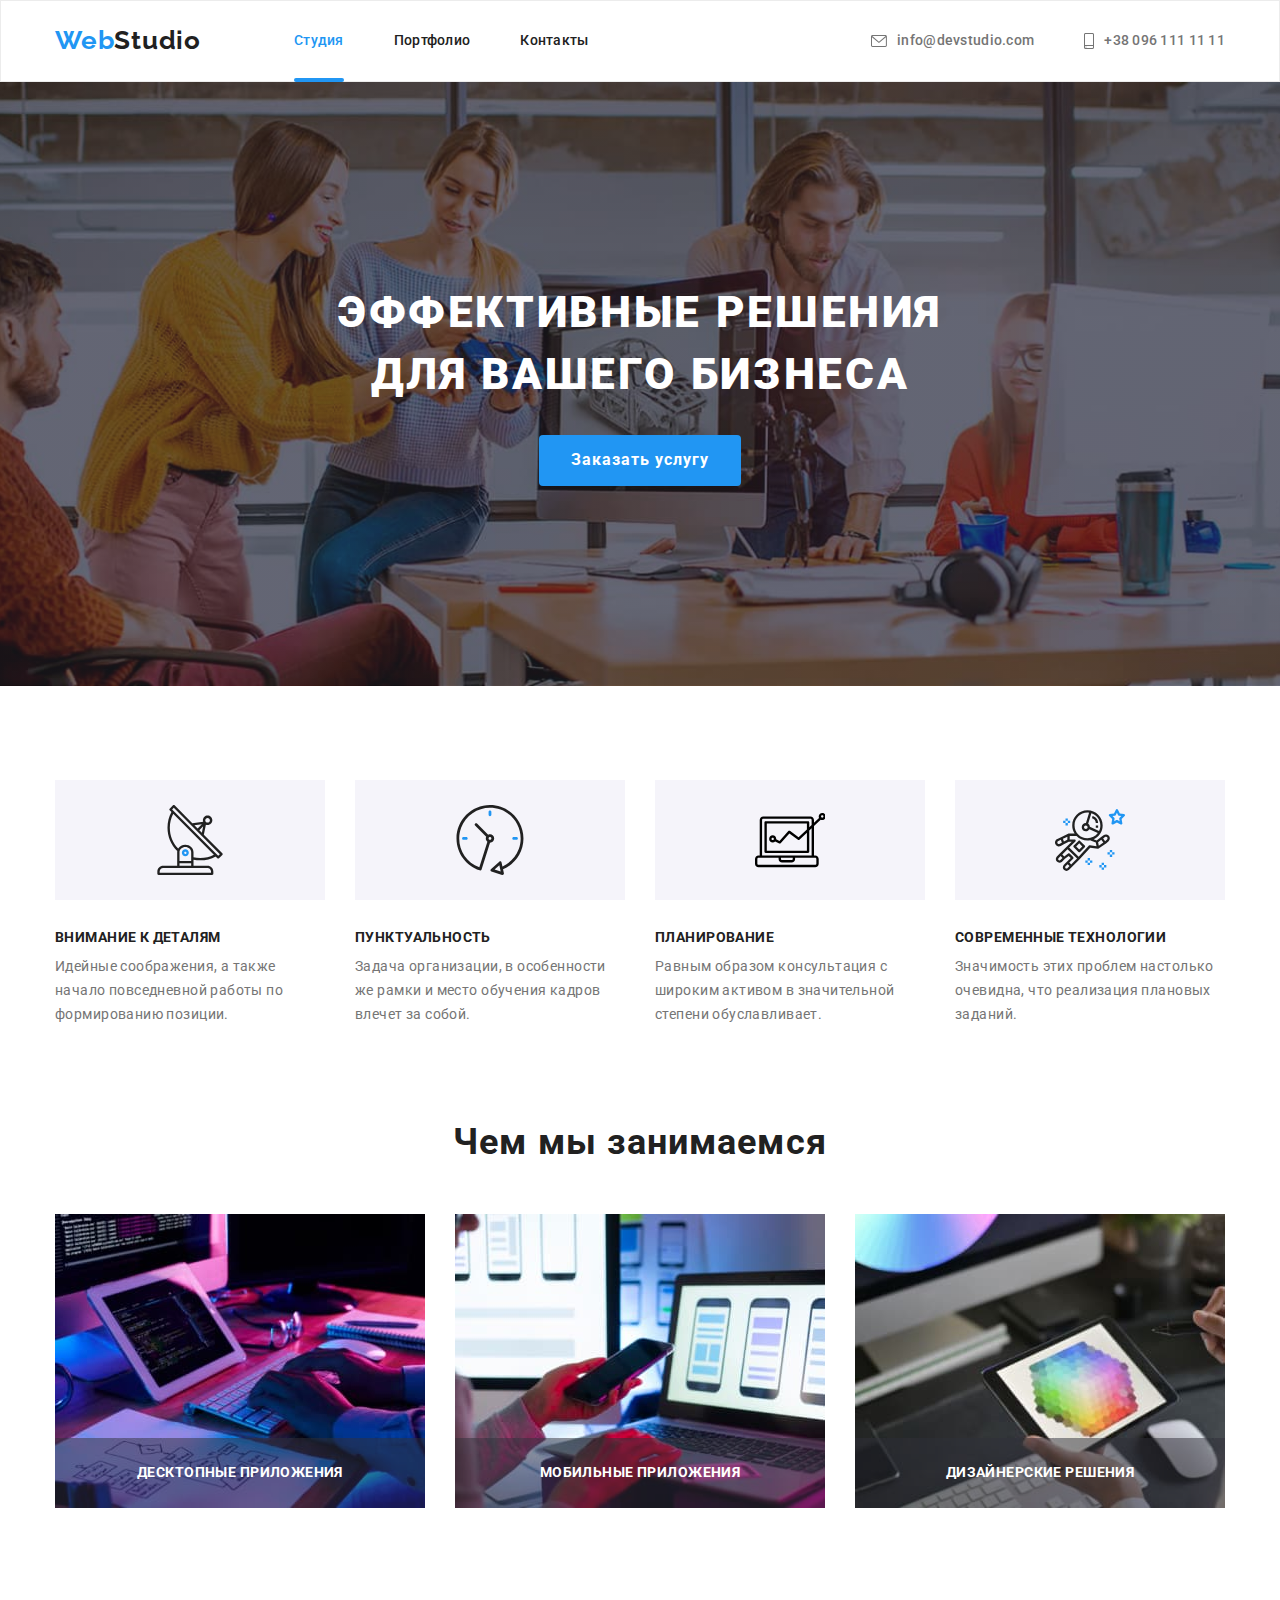
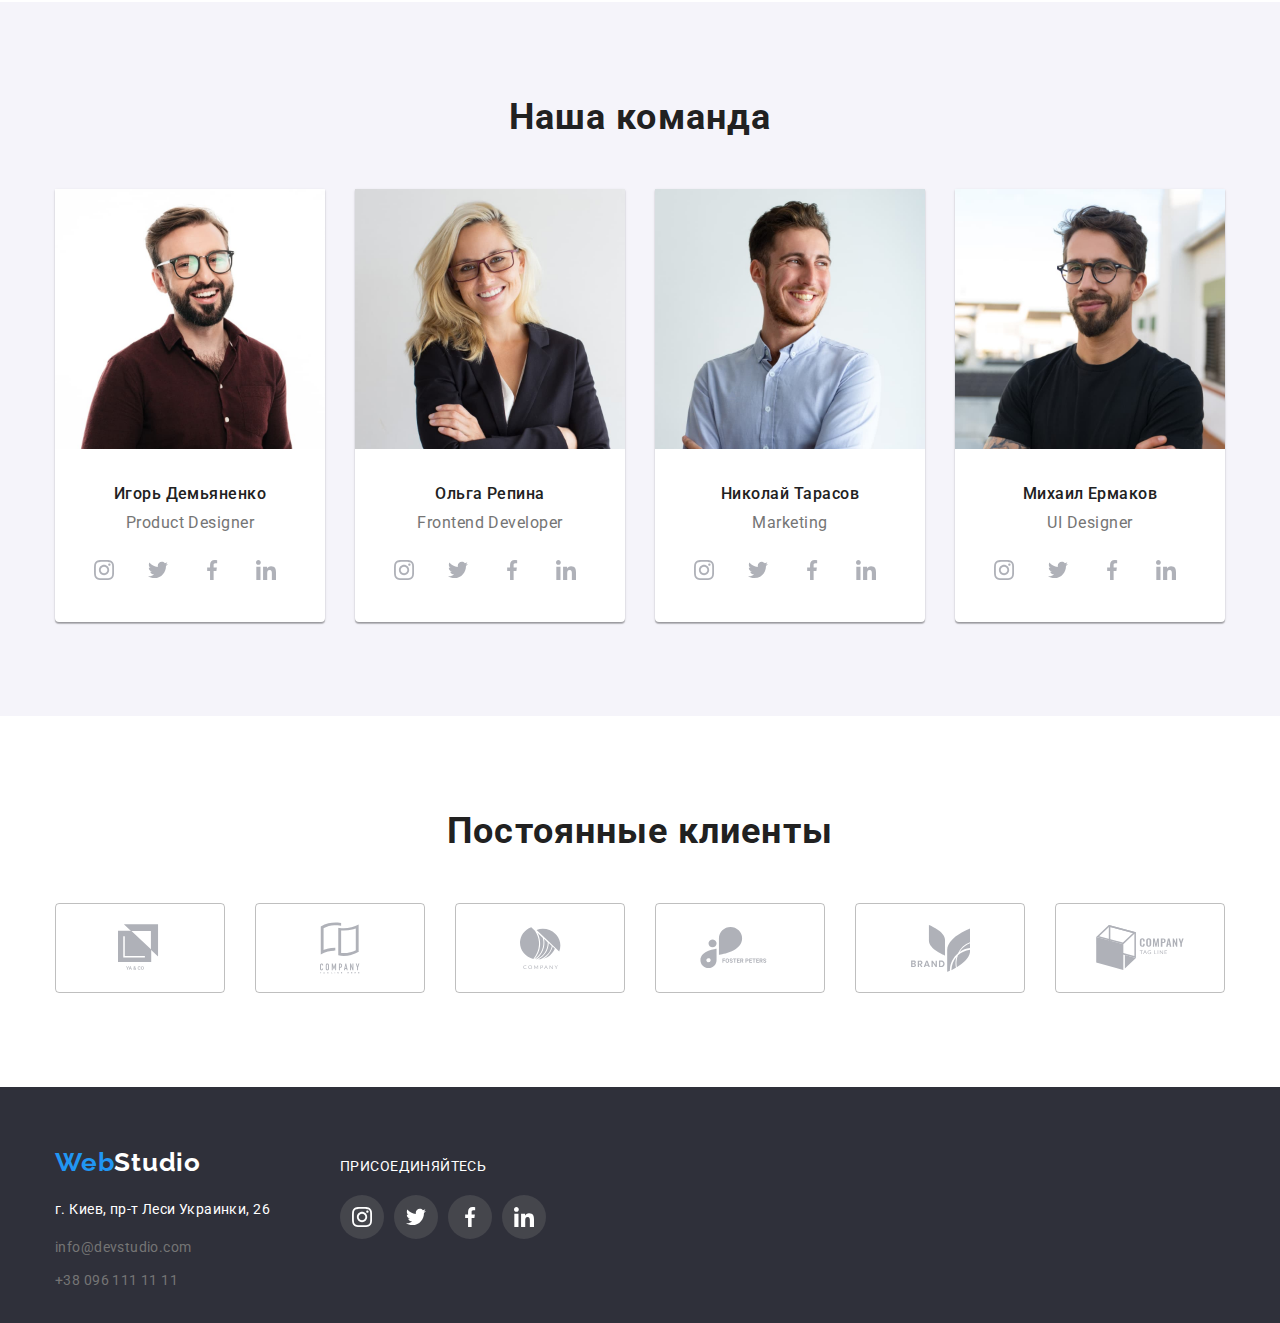
<file: index.html>
<!DOCTYPE html>
<html lang="ru">
<head>
    <meta charset="UTF-8">
    <meta name="viewport" content="width=device-width, initial-scale=1.0">
    <title>WebStudio</title>
    
    <link rel="preconnect" href="https://fonts.gstatic.com">
    <link href="https://fonts.googleapis.com/css2?family=Raleway:wght@700&family=Roboto:wght@400;500;700;900&display=swap"
        rel="stylesheet">
    <link rel="stylesheet" href="./css/modern-normalize.css">
    <link rel="stylesheet" href="./css/common.css">
    <link rel="stylesheet" href="./css/main.css">
</head>
<body>
    <!--навигация-->
    <header class="header">
        <div class="container main-nav">
            <nav class="main-nav">
                <a href="./index.html" class="logo"><span>Web</span>Studio</a>
    
                <ul class="site-nav ">
                    <li class="item"><a href="./index.html" class="link current">Студия</a></li>
                    <li class="item"><a href="./portfolio.html" class="link">Портфолио</a></li>
                    <li class="item"><a href="#" class="link">Контакты</a></li>
                </ul>
            </nav>
            <ul class="auth-nav ">
                <li class="item">
                    <svg class="icon" width="16" height="12"><use href="./img/symbol-defs.svg#envelope"></use></svg>
                    <a href="mailto:info@devstudio.com" class="link">info@devstudio.com</a>
                </li>
                <li class="item">
                    <svg class="icon" width="10" height="16"><use href="./img/symbol-defs.svg#smartphone"></use></svg>
                    <a href="tel:+380961111111" class="link">+38 096 111 11 11</a>
                </li>
            </ul>
        </div>
    </header>
    <main>
        <!--Герой-->
        <section class="hero">

            <div class="container">
                <h1 class="hero-title">Эффективные решения <br /> для вашего бизнеса</h1>
                <button data-modal-open class="hero-link" type="button">Заказать услугу</button> 
            </div>

        </section>
            <!--преимущества-->
        <section class="section">
            <!--h2 скроем в css-->
           <div class="container">
                <h2 class="visually-hidden">Преимущества</h2>
                <ul class="benefits" >
                    <li class="item">
                        <div class="benefits-icon"><svg class="icon" width="70" height="70"><use href="./img/symbol-defs.svg#antenna"></use></svg></div>
                        <h3 class="section-title">Внимание к деталям</h3>
                        <p class="section-text">Идейные соображения, а также начало повседневной работы по формированию позиции.</p>
                    </li>
                    <li class="item">
                        <div class="benefits-icon"> <svg class="icon" width="70" height="70"><use href="./img/symbol-defs.svg#clock"></use></svg></div>
                        <h3 class="section-title">Пунктуальность</h3>
                        <p class="section-text">Задача организации, в особенности же рамки и место обучения кадров влечет за собой.</p>
                    </li>
                    <li class="item">
                        <div class="benefits-icon"> <svg class="icon" width="70" height="70"><use href="./img/symbol-defs.svg#Vector"></use></svg></div>
                        <h3 class="section-title">Планирование</h3>
                        <p class="section-text">Равным образом консультация с широким активом в значительной степени обуславливает.</p>
                    </li>
                    <li class="item">
                        <div class="benefits-icon"><svg class="icon" width="70" height="70"><use href="./img/symbol-defs.svg#astronaut"></use></svg></div>
                        <h3 class="section-title">Современные технологии</h3>
                        <p class="section-text">Значимость этих проблем настолько очевидна, что реализация плановых заданий.</p>
                    </li>
                    
                </ul>
           </div>
        </section>
        <!--чем мы занимаемся-->
        <section class="section">
          <div class="container">
                <h2 class="central-title">Чем мы занимаемся</h2>
                <ul class=" list-img">

                    <li class="item-img">
                     <a class="link" href="/"><img src="./img/box1.jpg" width="370" alt="человек работает на компьюторе "></a>
                     <p class="label">Десктопные приложения</p>
                    </li>

                    <li class="item-img">
                      <a class="link" href="/"><img src="./img/box2.jpg" width="370" alt="телефон в руках и экран ноутбука "></a>
                      <p class="label">Мобильные приложения</p>
                    </li>

                    <li class="item-img">
                        <a class="link" href="/"><img src="./img/box3.jpg" width="370"  alt="в руках планшет с графическим изображением на экране"></a>
                        <p class="label">Дизайнерские решения</p>
                    </li>
                                
                </ul>
          </div>
        </section>
        <!--наша команда-->
        <section class="section command">
           <div class="container">
                <h2 class="central-title">Наша команда</h2>
                <ul class="list-command">
                    <li class="item">
                        <img src="./img/img(1).jpg" width="270" alt="Игорь">
                        <h3 class="command-title">Игорь Демьяненко</h3>
                        <p class="command-text">Product Designer</p>
                        <ul class="command-icon">
                            <li class="link-item"><a class="link" href="#"><svg class="icon" width="20" height="20"><use href="./img/symbol-defs.svg#instagram"></use></svg></a></li>
                            <li class="link-item"><a class="link" href="#"><svg class="icon" width="20" height="20"><use href="./img/symbol-defs.svg#twitter"></use></svg></a></li>
                            <li class="link-item"><a class="link" href="#"><svg class="icon" width="20" height="20"><use href="./img/symbol-defs.svg#facebook"></use></svg></a></li>
                            <li class="link-item"><a class="link" href="#"><svg class="icon" width="20" height="20"><use href="./img/symbol-defs.svg#linkedin"></use></svg></a></li>
                        </ul>
                
                    </li>
                    <li class="item">
                        <img src="./img/img(2).jpg" width="270" alt="Ольга">
                        <h3 class="command-title">Ольга Репина</h3>
                        <p class="command-text">Frontend Developer</p>
                        <ul class="command-icon">
                            <li class="link-item"><a class="link" href="#"><svg class="icon" width="20" height="20"><use href="./img/symbol-defs.svg#instagram"></use></svg></a></li>
                            <li class="link-item"><a class="link" href="#"><svg class="icon" width="20" height="20"><use href="./img/symbol-defs.svg#twitter"></use></svg></a></li>
                            <li class="link-item"><a class="link" href="#"><svg class="icon" width="20" height="20"><use href="./img/symbol-defs.svg#facebook"></use></svg></a></li>
                            <li class="link-item"><a class="link" href="#"><svg class="icon" width="20" height="20"><use href="./img/symbol-defs.svg#linkedin"></use></svg></a></li>
                        </ul>
                
                    </li>
                    <li class="item">
                        <img src="./img/img(3).jpg" width="270" alt="Николай">
                        <h3 class="command-title">Николай Тарасов</h3>
                        <p class="command-text">Marketing</p>
                        <ul class="command-icon">
                            <li class="link-item"><a class="link" href="#"><svg class="icon" width="20" height="20"><use href="./img/symbol-defs.svg#instagram"></use></svg></a></li>
                            <li class="link-item"><a class="link" href="#"><svg class="icon" width="20" height="20"><use href="./img/symbol-defs.svg#twitter"></use></svg></a></li>
                            <li class="link-item"><a class="link" href="#"><svg class="icon" width="20" height="20"><use href="./img/symbol-defs.svg#facebook"></use></svg></a></li>
                            <li class="link-item"><a class="link" href="#"><svg class="icon" width="20" height="20"><use href="./img/symbol-defs.svg#linkedin"></use></svg></a></li>
                        </ul>
                
                    </li>
                    <li class="item">
                        <img src="./img/img(4).jpg" width="270" alt="Михаил">
                        <h3 class="command-title">Михаил Ермаков</h3>
                        <p class="command-text">UI Designer</p>
                        <ul class="command-icon">
                            <li class="link-item"><a class="link" href="#"><svg class="icon" width="20" height="20"><use href="./img/symbol-defs.svg#instagram"></use></svg></a></li>
                            <li class="link-item"><a class="link" href="#"><svg class="icon" width="20" height="20"><use href="./img/symbol-defs.svg#twitter"></use></svg></a></li>
                            <li class="link-item"><a class="link" href="#"><svg class="icon" width="20" height="20"><use href="./img/symbol-defs.svg#facebook"></use></svg></a></li>
                            <li class="link-item"><a class="link" href="#"><svg class="icon" width="20" height="20"><use href="./img/symbol-defs.svg#linkedin"></use></svg></a></li>
                        </ul>
                
                    </li>
                
                
                </ul>
           </div>
        </section>

        <section class="section">
            <div class="container">
                <h2 class="central-title">Постоянные клиенты</h2>
                <ul class="client-list">
                    <li class="list"><a class="client-icon" href="#"><svg class="icon" width="44.27" height="49.23"><use href="./img/symbol-defs.svg#logo1"></use></svg></a></li>
                    <li class="list"><a class="client-icon" href="#"><svg class="icon" width="40" height="52"><use href="./img/symbol-defs.svg#logo2"></use></svg></a></li>
                    <li class="list"><a class="client-icon" href="#"><svg class="icon" width="41" height="42.6"><use href="./img/symbol-defs.svg#logo3"></use></svg></a></li>
                    <li class="list"><a class="client-icon" href="#"><svg class="icon" width="79.66" height="42.02"><use href="./img/symbol-defs.svg#logo4"></use></svg></a></li>
                    <li class="list"><a class="client-icon" href="#"><svg class="icon" width="59" height="47"><use href="./img/symbol-defs.svg#logo5"></use></svg></a></li>
                    <li class="list"><a class="client-icon" href="#"><svg class="icon" width="88.48" height="45.44"><use href="./img/symbol-defs.svg#logo6"></use></svg></a></li>
                </ul>
            </div>
        </section>
    </main>
    <!-- адрес -->
    <footer class="footer">
       <div class="container">
           <div class="foorer-main">
                <h2 class="logo"><span>Web</span>Studio</h2>
                <address class="address">
                    <p class="text">г. Киев, пр-т Леси Украинки, 26</p>
                    
                    <a href="mailto:info@devstudio.com" class="link">info@devstudio.com</a>
                    <a href="tel:+380961111111" class="link">+38 096 111 11 11</a>
                    
                </address>
           </div>

            <div class="networks">
                <h2 class="footer-title">присоединяйтесь</h2>
                <ul class="networks-list">
                    <li class="list-item"><a class="link" href="#"><svg class="icon" width="20" height="20"><use href="./img/symbol-defs.svg#instagram"></use></svg></a></li>
                    <li class="list-item"><a class="link" href="#"><svg class="icon" width="20" height="20"><use href="./img/symbol-defs.svg#twitter"></use></svg></a></li>
                    <li class="list-item"><a class="link" href="#"><svg class="icon" width="20" height="20"><use href="./img/symbol-defs.svg#facebook"></use></svg></a></li>
                    <li class="list-item"><a class="link" href="#"><svg class="icon" width="20" height="20"><use href="./img/symbol-defs.svg#linkedin"></use></svg></a></li>
                </ul>
            </div>
       </div>
        
    </footer>
    <div data-modal class="backdrop is-hidden">
        <div class="modal">
            <button data-modal-close type="button" class="button"></button>
        </div>
    </div>
    <script src="./modal.js"></script>
</body>
</html>
</file>
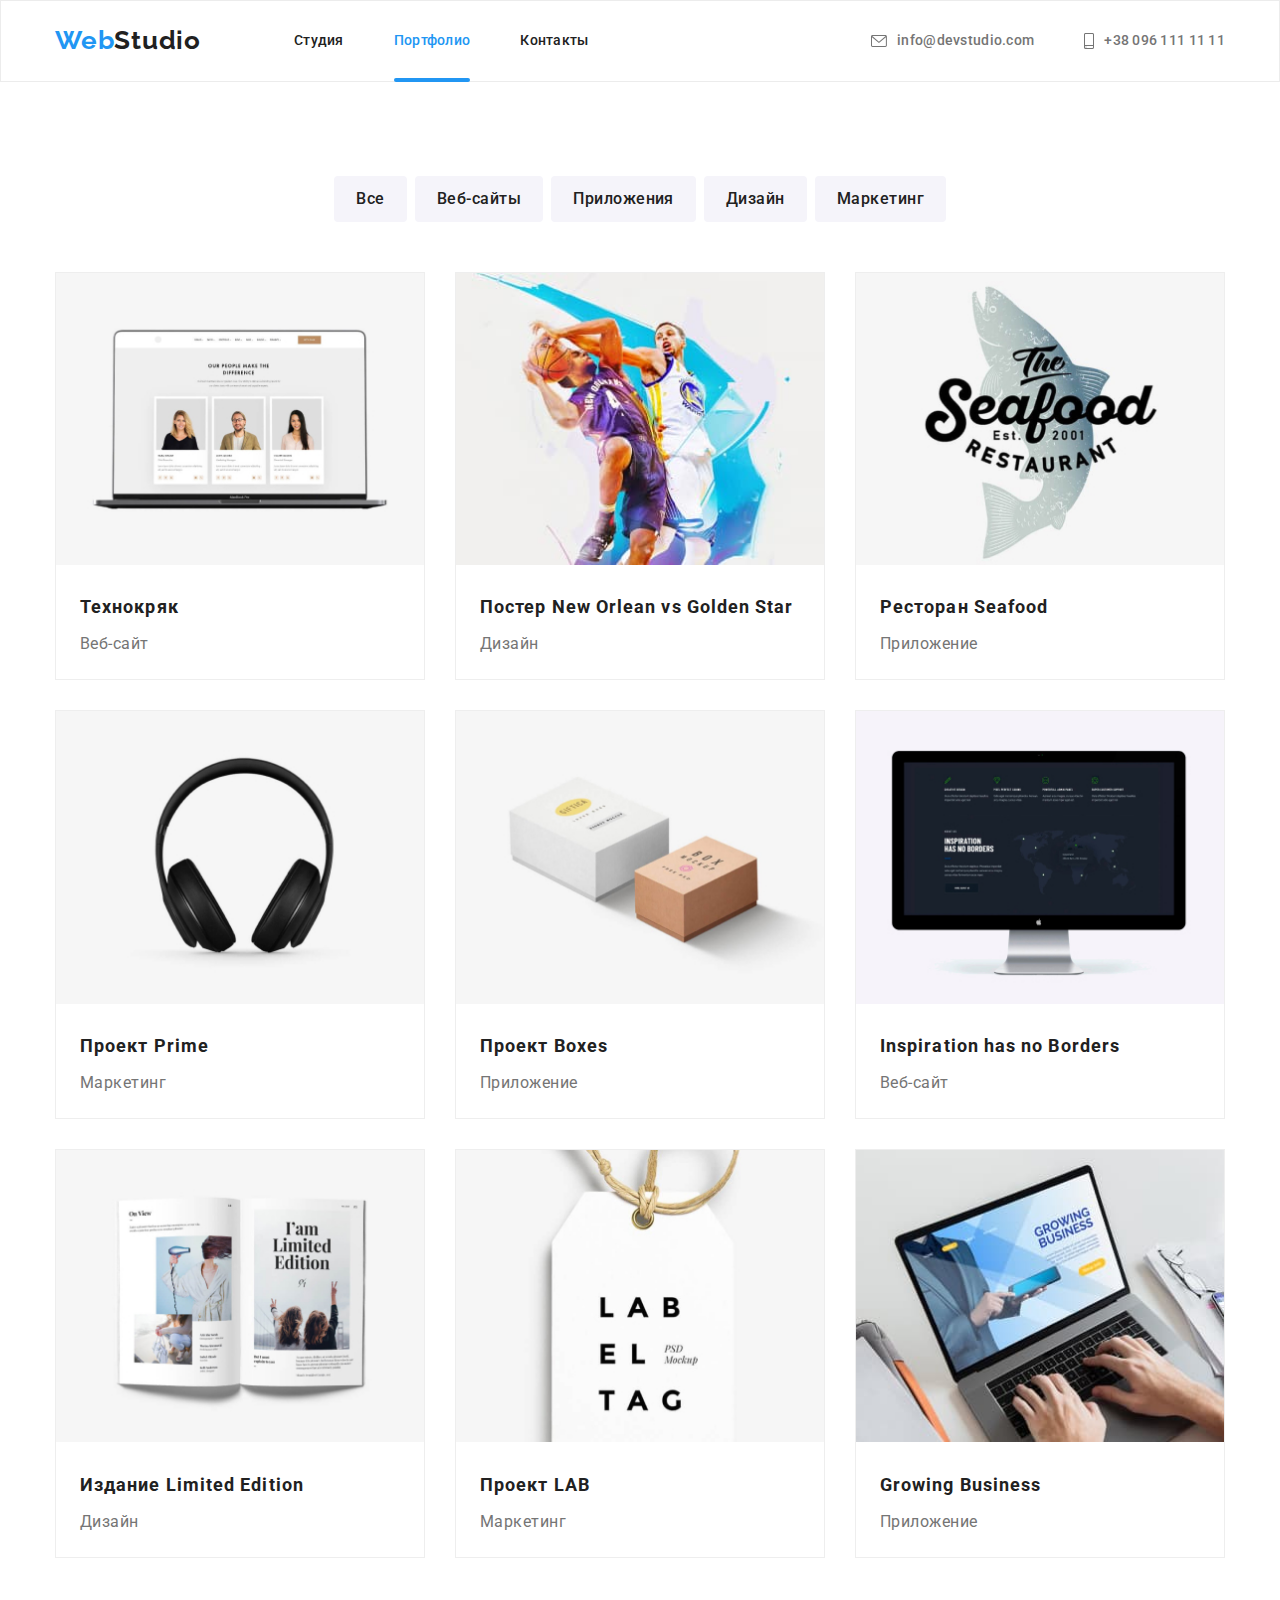
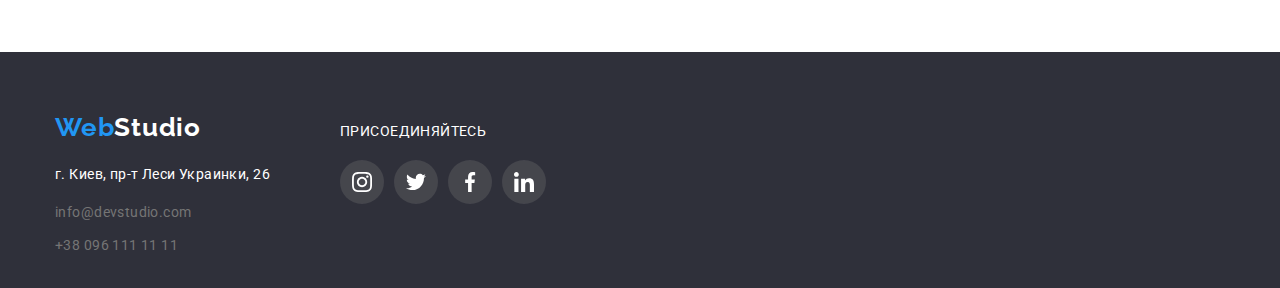
<file: portfolio.html>
<!DOCTYPE html>
<html lang="ru">
<head>
    <meta charset="UTF-8">
    <meta name="viewport" content="width=device-width, initial-scale=1.0">
    <title>Портфолио</title>
    <link rel="preconnect" href="https://fonts.gstatic.com">
    <link href="https://fonts.googleapis.com/css2?family=Raleway:wght@700&family=Roboto:wght@400;500;700;900&display=swap"
        rel="stylesheet">
    <link rel="stylesheet" href="./css/modern-normalize.css">
    <link rel="stylesheet" href="./css/common.css">
    <link rel="stylesheet" href="./css/portfolio.css">
</head>
<body class="body">
    <header class="header">
        <div class="container main-nav">
            <nav class="main-nav">
                <a href="./index.html" class="logo"><span>Web</span>Studio</a>
    
                <ul class="site-nav ">
                    <li class="item"><a href="./index.html" class="link">Студия</a></li>
                    <li class="item"><a href="./portfolio.html" class="link current">Портфолио</a></li>
                    <li class="item"><a href="#" class="link">Контакты</a></li>
                </ul>
            </nav>
            <ul class="auth-nav ">
                <li class="item">
                    <svg class="icon" width="16" height="12"><use href="./img/symbol-defs.svg#envelope"></use></svg>
                    <a href="mailto:info@devstudio.com" class="link">info@devstudio.com</a>
                </li>
                <li class="item">
                    <svg class="icon" width="10" height="16"><use href="./img/symbol-defs.svg#smartphone"></use></svg>
                    <a href="tel:+380961111111" class="link">+38 096 111 11 11</a>
                </li>
            </ul>
        </div>
    </header>
    <main>
        <section class="section">
         <div class="container">
                <h1 class="visually-hidden">Портфолио</h1>
                
                <ul class="list">

                    <li class="item"><button class="button" type="button">Все</button></li>
                    <li class="item"><button class="button" type="button">Веб-сайты</button></li>
                    <li class="item"><button class="button" type="button">Приложения</button></li>
                    <li class="item"><button class="button" type="button">Дизайн</button></li>
                    <li class="item"><button class="button" type="button">Маркетинг</button></li>
                
                </ul>
                
                
                <ul class="card-set">
                    <li class="item">
                        <div class="thumb">
                            <img class="card-img" src="./img/por1.jpg" width="370" alt="ноутбук с приложением на экране">
                            <p class="text-hover">Технокряк это современная площадка распространения коронавируса. Компании используют эту платформу для цифрового шпионажа и атак на защищённые сервера конкурентов.</p>
                        </div>
                        <a class="link-card" href="#">
                            <h2 class="section-title">Технокряк</h2>
                            <p class="section-text">Веб-сайт</p>
                        </a>
                    </li>
                    <li class="item">
                        <img src="./img/por2.jpg" width="370" alt="два баскедболиста с мячем ">
                        <a class="link-card" href="#">
                            <h2 class="section-title">Постер New Orlean vs Golden Star</h2>
                            <p class="section-text">Дизайн</p>
                        </a>
                    </li>
                    <li class="item">
                        <img src="./img/por3.jpg" width="370" alt="логотип ресторана на фоне лосося">
                        <a class="link-card" href="#">
                            <h2 class="section-title">Ресторан Seafood</h2>
                            <p class="section-text">Приложение</p>
                        </a>
                    </li>
                    <li class="item">
                        <img src="./img/por4.jpg" width="370" alt="наушники для аудио">
                        <a class="link-card" href="#">
                            <h2 class="section-title">Проект Prime</h2>
                            <p class="section-text">Маркетинг</p>
                        </a>
                    </li>
                    <li class="item">
                        <img src="./img/por5.jpg" width="370" alt="две коробки на белом фоне">
                        <a class="link-card" href="#">
                            <h2 class="section-title">Проект Boxes</h2>
                            <p class="section-text">Приложение</p>
                        </a>
                    </li>
                    <li class="item"> 
                        <img src="./img/por6.jpg" width="370" alt="на экране монетора приложение ">
                        <a class="link-card" href="#">
                            <h2 class="section-title">Inspiration has no Borders</h2>
                            <p class="section-text">Веб-сайт</p>
                        </a>
                    </li>
                    <li class="item">
                        <img src="./img/por7.jpg" width="370" alt="открытая книга с иллюстрациями ">
                        <a class="link-card" href="#">
                            <h2 class="section-title">Издание Limited Edition</h2>
                            <p class="section-text">Дизайн</p>
                        </a>
                    </li>
                    <li class="item">
                        <img src="./img/por8.jpg" width="370" alt="бирка на веревке ">
                        <a class="link-card" href="#">
                            <h2 class="section-title">Проект LAB</h2>
                            <p class="section-text">Маркетинг</p>
                        </a>
                    </li>
                    <li class="item">
                        <img src="./img/por9.jpg" width="370" alt="руки на клавиатуре ноутбука ">
                        <a class="link-card" href="#">
                            <h2 class="section-title">Growing Business</h2>
                            <p class="section-text">Приложение</p>
                        </a>
                    </li>
                </ul>
         </div>
        </section>
    </main>
    <footer class="footer">
        <div class="container">
            <div class="foorer-main">
                 <h2 class="logo"><span>Web</span>Studio</h2>
                 <address class="address">
                     <p class="text">г. Киев, пр-т Леси Украинки, 26</p>
                     
                     <a href="mailto:info@devstudio.com" class="link">info@devstudio.com</a>
                     <a href="tel:+380961111111" class="link">+38 096 111 11 11</a>
                     
                 </address>
            </div>
 
             <div class="networks">
                 <h2 class="footer-title">присоединяйтесь</h2>
                 <ul class="networks-list">
                     <li class="list-item"><a class="link" href="#"><svg class="icon" width="20" height="20"><use href="./img/symbol-defs.svg#instagram"></use></svg></a></li>
                     <li class="list-item"><a class="link" href="#"><svg class="icon" width="20" height="20"><use href="./img/symbol-defs.svg#twitter"></use></svg></a></li>
                     <li class="list-item"><a class="link" href="#"><svg class="icon" width="20" height="20"><use href="./img/symbol-defs.svg#facebook"></use></svg></a></li>
                     <li class="list-item"><a class="link" href="#"><svg class="icon" width="20" height="20"><use href="./img/symbol-defs.svg#linkedin"></use></svg></a></li>
                 </ul>
             </div>
        </div>

    </footer>
</body>
</html>
</file>
<file: css/common.css>
/* цвет основного текста: #212121
 вторичный цвет текста: #757575 
  белый цвет: #FFFFFF 
 цвет лого и акцент : #2196F3
  цвет фона 2 : #F5F4FA 
  */

/* переменные */
:root {
  --primary-text-color: #212121;
  --second-text-color: #757575;
  --accent-color: #2196f3;
  --write-text-color: #ffffff;
  --write-bg: #fff;
  --tint-write-bg: #f5f4fa;
  --black-bg: #2f303a;
}

body {
  background-color: var(--write-bg);
  color: var(--primary-text-color);
  font-family: 'Roboto', sans-serif;
  font-style: normal;
  font-weight: 400;
}

.container {
  max-width: 1200px;
  padding-left: 15px;
  padding-right: 15px;
  margin-left: auto;
  margin-right: auto;
}

.header{
  border: 1px solid #ECECEC;
}

/* logo */

.logo {
  color: var(--primary-text-color);

  font-family: 'Raleway', sans-serif;
  font-weight: 700;
  font-style: normal;
  font-size: 26px;
  line-height: 1.2;
  letter-spacing: 0.03em;
}

.logo span {
  color: var(--accent-color);
}

.main-nav {
  display: flex;
  align-items: center;
  justify-content: center;
}

/* nav */

.site-nav {
  display: flex;
  margin-left: 93px;
}


.site-nav .item:not(:last-child) {
  margin-right: 50px;
}


.site-nav .link {
  position: relative;
  display: inline-block;
  padding-top: 32px;
  padding-bottom: 32px;
  
  color: var(--primary-text-color);
  
  font-weight: 500;
  font-size: 14px;
  line-height: 1.14;
  letter-spacing: 0.02em;

  transition: color  250ms cubic-bezier(0.4, 0, 0.2, 1);
}

.site-nav .link:hover,
.site-nav .link:focus {
  color: var(--accent-color);
}

.site-nav .link.current {
  color: var(--accent-color);
  
  
}

.site-nav .link.current::after{
  display: block;
  position: absolute;
  content: '';
  width: 100%;
  height: 4px;
  border-radius: 2px;
  background-color: var(--accent-color);
  margin-top: 29px;
  
  transition: background-color 250ms cubic-bezier(0.4, 0, 0.2, 1);
}

.auth-nav {
  display: flex;
  margin-left: auto;
}

.auth-nav .item:not(:last-child) {
  margin-right: 50px;
}

.auth-nav .link {
  padding-top: 32px;
  padding-bottom: 32px;
  color: var(--second-text-color);

  font-weight: 500;
  font-size: 14px;
  line-height: 1.14;
  letter-spacing: 0.02em;
}

.auth-nav .item {
  display: flex;
  justify-content: center;
  align-items: center;
  color: #757575;

  transition: color  250ms cubic-bezier(0.4, 0, 0.2, 1);
}


.auth-nav .item:hover,
.auth-nav .item:focus {
  color: var(--accent-color);
}

.auth-nav .link:hover,
.auth-nav .link:focus {
  color: currentColor;
}

.auth-nav .icon {
  margin-right: 10px;
  fill: currentColor;  
}

/* footer */

.footer {
  color: var(--write-text-color);
  background-color: var(--black-bg);
}

.footer .logo {
  margin-top: 0px;
  margin-bottom: 20px;
  padding-top: 60px;
  color: var(--write-text-color);
}

.address {
  padding-bottom: 30px;
  font-weight: 400;
  font-size: 14px;
  line-height: 1.71;
  letter-spacing: 0.03em;
}

.address .link {
  display: block;
  padding-bottom: 0px;

  color: var(--second-text-color);

  font-weight: 400;
  font-size: 14px;
  line-height: 1.71;
  letter-spacing: 0.03em;

  transition: color  250ms cubic-bezier(0.4, 0, 0.2, 1);
}

.address .link:not(:last-child) {
  margin-bottom: 9px;
}

.address .text {
  margin-top: 0px;
}

.footer .link:focus,
.footer .link:hover {
  color: var(--accent-color);
}

.footer-title {
  margin-top: 0px;
  margin-bottom: 20px;
  color: var(--write-text-color);

  font-weight: 400;
  font-size: 14px;
  line-height: 1.14;
  letter-spacing: 0.03em;
  text-transform: uppercase;
}

.footer .container {
  display: flex;
 
}

.foorer-main {
  margin-right: 70px;
}

.networks {
  margin-top: 72px;
}

.networks-list {
  display: flex;
}

.list-item .link {

  display: flex;
  justify-content: center;
  align-items: center;
  width: 44px;
  height: 44px;
  border-radius: 44px;
  background-color: #75757550;
  fill: #fff;

  transition: background-color 250ms cubic-bezier(0.4, 0, 0.2, 1);
}

.list-item {
  margin-right: 10px;
}

.list-item:nth-child(4n) {
  margin-right: 0px;
}

.list-item .link:hover {
  background-color: var(--accent-color);
}
</file>
<file: css/main.css>
/* :root {
  --primary-text-color: #212121;
  --second-text-color: #757575;
  --accent-color: #2196f3;
  --write-text-color: #ffffff;
} */

/* hero */


.hero {
  background-color: var(--black-bg);
  
  text-align: center;
}

.hero .container {
  max-width: 1600px;
  margin-left: auto;
  margin-right: auto;
  
  background-image: linear-gradient( rgba(47, 48, 58, 0.4), rgba(47, 48, 58, 0.4) ) , url("../img/background.jpg");
  background-repeat: no-repeat;
  background-position: center;
  background-size: cover;
}

.hero-title {
  margin-top: 0px;
  margin-bottom: 30px;
  padding-top: 200px;

  color: var(--write-text-color);

  font-weight: 900;
  font-size: 44px;
  line-height: 1.4;
  letter-spacing: 0.06em;
  text-transform: uppercase;
}

.hero-link {
  display: inline-block;
  min-width: 200px;
  border-radius: 4px;
  padding: 10px 32px;
  margin-bottom: 200px;
  border: none;
  color: var(--write-text-color);
  background-color: var(--accent-color);

  font-weight: 700;
  font-size: 16px;
  line-height: 1.9;
  letter-spacing: 0.06em;

 
}

/* section */

.benefits {
  display: flex;
  flex-wrap: wrap;
  flex-basis: calc(100% / 4);
}

.benefits .item {
  max-width: 270px;
  margin-right: 30px;
  padding-top: 94px;
}

.benefits-icon {
  display: flex;
  justify-content: center;
  align-items: center;
  background-color: #F5F4FA;
  height: 120px;
}

.benefits .item:nth-child(4n) {
  margin-right: 0px;
}

.section-title {
  margin-top: 30px;
  margin-bottom: 0px;
  padding-top: 0px;
  color: var(--primary-text-color);

  font-weight: 700;
  font-size: 14px;
  line-height: 1.14;
  letter-spacing: 0.03em;
  text-transform: uppercase;
}

.section-text {
  margin-top: 10px;
  margin-bottom: 0px;
  color: var(--second-text-color);

  font-weight: 400;
  font-size: 14px;
  line-height: 1.7;
  letter-spacing: 0.03em;
}

.visually-hidden {
  position: absolute;
  width: 1px;
  height: 1px;
  margin: -1px;
  border: 0;
  padding: 0;

  white-space: nowrap;
  clip-path: inset(100%);
  clip: rect(0 0 0 0);
  overflow: hidden;
}

/* section 2 */

.section .central-title {
  margin-top: 0px;
  margin-bottom: 50px;
  padding-top: 94px;

  color: var(--primary-text-color);

  font-weight: 700;
  font-size: 36px;
  line-height: 1.2;
  text-align: center;
  letter-spacing: 0.03em;
}

/* section 3 */

.list-img {
  display: flex;
  flex-wrap: wrap;
  flex-basis: calc(100% / 3);
  padding-bottom: 94px;
}

.item-img {
  position: relative;
  margin-right: 30px;
  max-width: 370px;
  max-height: 294px;
 
}

.list-img .item-img:nth-child(3n) {
  margin-right: 0px;
}

.benefits .link {
  display: flex;
}


.label {
  display: flex;
  justify-content: center;
  align-items: center;
  margin: auto;
 
  
  height: 70px;
  background-color: #2F303A80 ;
  color: #fff;
  
  position: absolute;
  bottom: 0;
  left: 0;
  width: 100%;
  
  font-weight: 700;
  font-size: 14px;
  line-height: 1.14;
  text-align: center;
  letter-spacing: 0.03em;
  text-transform: uppercase;

  
  
}

/* section 4 */

.command {
  background-color: var(--tint-write-bg);
}

.list-command {
  display: flex;
  flex-wrap: wrap;
  flex-basis: calc(100% / 4);
  padding-bottom: 94px;
}

.list-command .item {
  margin-right: 30px;
}

.list-command .item:nth-child(4n) {
  margin-right: 0px;
}

.list-command .item {
  background-color: var(--write-text-color);
  border-radius: 0px 0px 4px 4px;
  box-shadow: 0px 1px 3px rgba(0, 0, 0, 0.12), 0px 1px 1px rgba(0, 0, 0, 0.14),
    0px 2px 1px rgba(0, 0, 0, 0.2);
  overflow: hidden;
}

.command-title {
  margin-top: 30px;
  margin-bottom: 0px;

  color: var(--primary-text-color);

  font-weight: 500;
  font-size: 16px;
  line-height: 1.2;
  letter-spacing: 0.03em;
  text-align: center;
}

.command-text {
  margin-top: 10px;
  margin-bottom: 0px;
  

  color: var(--second-text-color);

  font-weight: 400;
  font-size: 16px;
  line-height: 1.2;
  letter-spacing: 0.03em;
  text-align: center;
}

.command-icon {
  display: flex;
  justify-content: center;
  align-items: center;
  margin-top: 16px;
  padding-bottom: 30px;
  
}

.link-item .link{
  display: flex;
  justify-content: center;
  align-items: center;
  margin-right: 10px;
  width: 44px;
  height: 44px;
  border-radius: 44px;
  fill: #AFB1B8; 

  transition: background-color 250ms cubic-bezier(0.4, 0, 0.2, 1), fill 250ms cubic-bezier(0.4, 0, 0.2, 1) ;
}

.link-item:nth-child(4n) {
  margin-right: 0px;
}

.command-icon .link {
  color: #fff;
}


.link-item .link:hover,
.link-item .link:focus {
  fill: #fff;
  background-color: var(--accent-color);

}

.link-item .icon:hover,
.link-item .icon:focus {
  fill: currentColor;
}

.client-list {
  display: flex;
  justify-content: center;
  align-items: center;
  padding-bottom: 94px;
}

.client-list .list {
  margin-right: 30px;
}

.client-list .list:nth-child(6n) {
  margin-right: 0px;
}

.client-icon {
  display: flex;
  justify-content: center;
  align-items: center;
  width: 170px;
  height: 90px;
  border: 1px solid rgba(0, 0, 0, 0.25);
  border-radius: 4px;
  fill: #AFB1B8;

  transition: border-color 250ms cubic-bezier(0.4, 0, 0.2, 1), fill 250ms cubic-bezier(0.4, 0, 0.2, 1);
}

.client-icon:hover,
.client-icon:focus     {
  fill: var(--accent-color);
  border-color: var(--accent-color);
}

.backdrop {
  position: fixed;
  top: 0;
  left: 0;
  width: 100%;
  height: 100%;
  background-color: rgba(0, 0, 0, 0.2);
}

.backdrop.is-hidden { 
  opacity: 0;
  pointer-events: none;

  transition: opasity 250ms cubic-bezier(0.4, 0, 0.2, 1);

}

.backdrop.is-hidden .modal {
  transform: translate( -50%, -50%) scale(0.9);
}

.modal {
  
  position: absolute;
  top: 50%;
  left: 50%;
  transform: translate( -50%, -50%) scale(1);

  min-width: 528px;
  min-height: 581px;

  background-color: #fff;

  transition: transform 250ms cubic-bezier(0.4, 0, 0.2, 1);
}

.modal .button {
  display: flex;
  justify-content: center;
  align-items: center;
  margin-left: auto;
  border: none;
  width: 30px;
  height: 30px;
  background-image: url(../img/close.svg);
  
  background-color: none;
  border-radius: 30px;

  
  
}
</file>
<file: css/portfolio.css>
/* заголовок */
.visually-hidden {
  position: absolute;
  width: 1px;
  height: 1px;
  margin: -1px;
  border: 0;
  padding: 0;

  white-space: nowrap;
  clip-path: inset(100%);
  clip: rect(0 0 0 0);
  overflow: hidden;
}

/* button */
.list {
  display: flex;
  justify-content: center;
  padding-top: 94px;
  margin-bottom: 50px;
}

.list .item:not(:last-child) {
  margin-right: 8px;
}

.list .button {
  display: inline-block;
  min-width: 73px;
  border-radius: 4px;
  padding: 10px 22px;

  background-color: var(--tint-write-bg);
  color: var(--primary-text-color);

  font-weight: 500;
  font-size: 16px;
  line-height: 1.6;
  text-align: center;
  letter-spacing: 0.03em;

  border: none;
  transition: background-color 250ms cubic-bezier(0.4, 0, 0.2, 1), color 250ms cubic-bezier(0.4, 0, 0.2, 1);
 
}

.list .button:hover,
.list .button:focus {
  color: var(--write-text-color);
  background-color: var(--accent-color);
}

.card-set {
  display: flex;
  flex-wrap: wrap;

  margin-top: 0px;
  margin-bottom: 94px;
  margin-right: -30px;
}

.card-set .item {
  flex-basis: calc(100% / 3 - 30px);
  background: var(--write-text-color);
  border: 1px solid #eeeeee;
  margin-right: 30px;
  margin-bottom: 30px;

  
  transition: opacity 250ms cubic-bezier(0.4, 0, 0.2, 1), box-shadow 250ms cubic-bezier(0.4, 0, 0.2, 1);
}

.card-set .item:nth-child(3n) {
  margin-right: 0px;
}

.card-set .item:nth-last-child(-n + 3) {
  margin-bottom: 0px;
}

.card-set .item:hover .text-hover,
.card-set .item:focus .text-hover {
  
  opacity: 1;
}

.section-title {
  
  padding-left: 24px;
  padding-top: 20px;
  margin: 0px;
  color: var(--primary-text-color);

  font-weight: 700;
  font-size: 18px;
  line-height: 2;
  letter-spacing: 0.06em;
}

.section-text {
    
  padding-bottom: 20px;
  padding-left: 24px;
  margin-top: 4px;
  margin-bottom: 0px;
  color: var(--second-text-color);

  font-weight: 400;
  font-size: 16px;
  line-height: 1.87;
  letter-spacing: 0.03em;
}

.link-card {
  display: block;
  margin: 0;
}


.thumb {
  position: relative;
  overflow: hidden;
}

.thumb::before {
  position: absolute;
  content: '';
  top: 0;
  left: 0;
 
  width: 100%;
  height: 100%;

  display: inline-block;
  background-color: rgba(33, 150, 243, 0.9);

  opacity: 0;
  pointer-events: none;
  transition: transform 250ms cubic-bezier(0.4, 0, 0.2, 1), opacity 250ms cubic-bezier(0.4, 0, 0.2, 1);
  transform: translateY(100%);
}

.text-hover {
  position: absolute;
  
  top: 0;
  left: 0;
  

  width: 100%;
  height: 100%;

  display: block;
  
  margin: auto;
      
  padding: 63px 24px;

  font-weight: 400;
  font-size: 18px;
  line-height: 28px;
  letter-spacing: 0.03em;
  color: var(--tint-write-bg);
  border: none;
  opacity: 0;
  pointer-events: none;
  transition: transform 250ms cubic-bezier(0.4, 0, 0.2, 1), opacity 250ms cubic-bezier(0.4, 0, 0.2, 1);
  transform: translateY(100%);
  
}

.card-set .item:hover,
.card-set .item:focus {
  box-shadow: 0px 4px 4px rgba(0, 0, 0, 0.25); 
}

.card-set .item:hover .text-hover,
.card-set .item:focus .text-hover {
  opacity: 1;
  transform: translateY(0%);
  
}

.card-set .item:hover .thumb::before,
.card-set .item:focus .thumb::before {
  transform: translateY(0%);
  opacity: 1;
}
</file>
